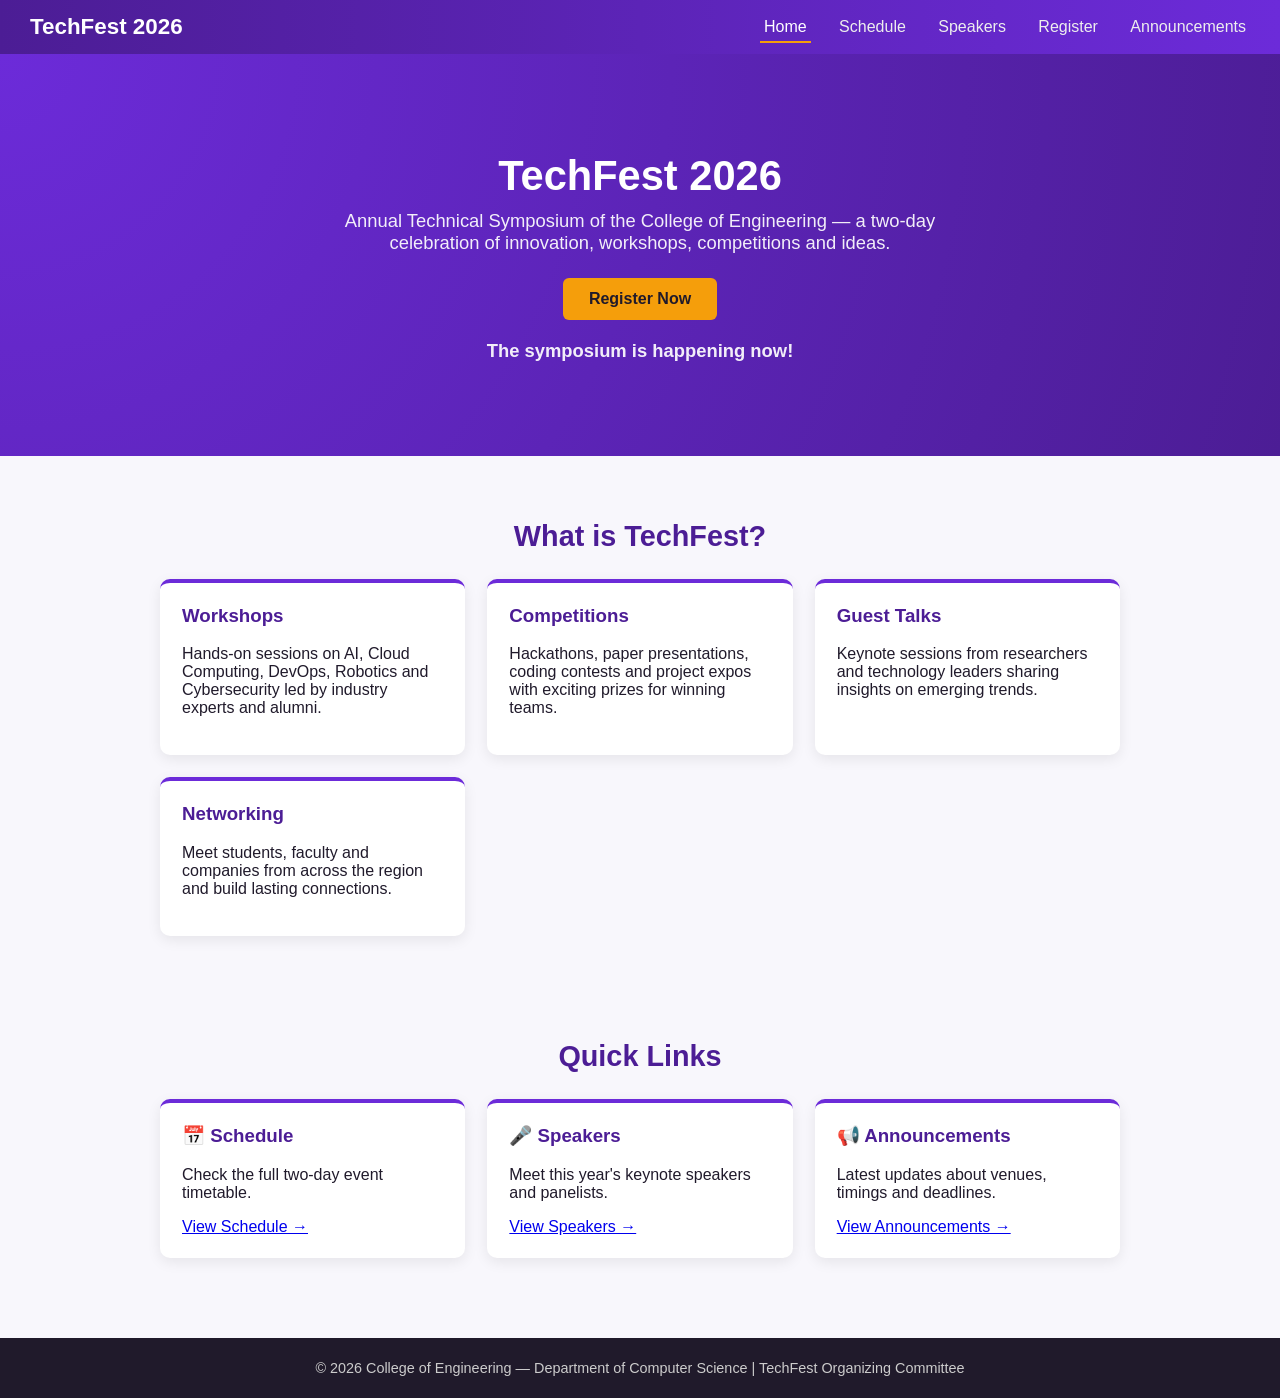
<file: src/main/resources/static/index.html>
<!DOCTYPE html>
<html lang="en">
<head>
  <meta charset="UTF-8">
  <meta name="viewport" content="width=device-width, initial-scale=1.0">
  <title>TechFest 2026 | College Symposium</title>
  <link rel="stylesheet" href="css/style.css">
</head>
<body>

  <div class="navbar">
    <a class="brand" href="index.html">TechFest 2026</a>
    <nav>
      <a href="index.html">Home</a>
      <a href="schedule.html">Schedule</a>
      <a href="speakers.html">Speakers</a>
      <a href="register.html">Register</a>
      <a href="announcements.html">Announcements</a>
    </nav>
  </div>

  <div class="hero">
    <h1>TechFest 2026</h1>
    <p>Annual Technical Symposium of the College of Engineering — a two-day celebration of innovation, workshops, competitions and ideas.</p>
    <a class="btn" href="register.html">Register Now</a>
    <p id="countdown" style="margin-top:20px;font-weight:600;"></p>
  </div>

  <div class="container">
    <h2 class="section-title">What is TechFest?</h2>
    <div class="card-grid">
      <div class="card">
        <h3>Workshops</h3>
        <p>Hands-on sessions on AI, Cloud Computing, DevOps, Robotics and Cybersecurity led by industry experts and alumni.</p>
      </div>
      <div class="card">
        <h3>Competitions</h3>
        <p>Hackathons, paper presentations, coding contests and project expos with exciting prizes for winning teams.</p>
      </div>
      <div class="card">
        <h3>Guest Talks</h3>
        <p>Keynote sessions from researchers and technology leaders sharing insights on emerging trends.</p>
      </div>
      <div class="card">
        <h3>Networking</h3>
        <p>Meet students, faculty and companies from across the region and build lasting connections.</p>
      </div>
    </div>
  </div>

  <div class="container">
    <h2 class="section-title">Quick Links</h2>
    <div class="card-grid">
      <div class="card">
        <h3>📅 Schedule</h3>
        <p>Check the full two-day event timetable.</p>
        <a href="schedule.html">View Schedule →</a>
      </div>
      <div class="card">
        <h3>🎤 Speakers</h3>
        <p>Meet this year's keynote speakers and panelists.</p>
        <a href="speakers.html">View Speakers →</a>
      </div>
      <div class="card">
        <h3>📢 Announcements</h3>
        <p>Latest updates about venues, timings and deadlines.</p>
        <a href="announcements.html">View Announcements →</a>
      </div>
    </div>
  </div>

  <footer>
    &copy; 2026 College of Engineering — Department of Computer Science | TechFest Organizing Committee
  </footer>

  <script src="js/script.js"></script>
</body>
</html>
</file>
<file: src/main/resources/static/css/style.css>
:root {
  --primary: #6c2bd9;
  --primary-dark: #4c1d95;
  --accent: #f59e0b;
  --light: #f8f7fc;
  --dark: #201a2b;
}

* { box-sizing: border-box; }

body {
  margin: 0;
  font-family: 'Segoe UI', Arial, sans-serif;
  background: var(--light);
  color: var(--dark);
}

.navbar {
  background: linear-gradient(90deg, var(--primary-dark), var(--primary));
  padding: 14px 30px;
  display: flex;
  align-items: center;
  justify-content: space-between;
  flex-wrap: wrap;
}

.navbar .brand {
  color: #fff;
  font-size: 1.4rem;
  font-weight: 700;
  text-decoration: none;
}

.navbar nav a {
  color: #eee;
  text-decoration: none;
  margin-left: 20px;
  font-weight: 500;
  padding: 6px 4px;
  border-bottom: 2px solid transparent;
  transition: border-color 0.2s;
}

.navbar nav a:hover,
.navbar nav a.active {
  border-color: var(--accent);
  color: #fff;
}

.hero {
  background: radial-gradient(circle at top left, var(--primary), var(--primary-dark));
  color: #fff;
  padding: 70px 30px;
  text-align: center;
}

.hero h1 {
  font-size: 2.6rem;
  margin-bottom: 10px;
}

.hero p {
  font-size: 1.15rem;
  max-width: 640px;
  margin: 0 auto 24px auto;
  opacity: 0.92;
}

.btn {
  display: inline-block;
  background: var(--accent);
  color: #201a2b;
  font-weight: 700;
  padding: 12px 26px;
  border-radius: 6px;
  text-decoration: none;
  transition: transform 0.15s;
}
.btn:hover { transform: translateY(-2px); }

.container {
  max-width: 1000px;
  margin: 0 auto;
  padding: 40px 20px;
}

.section-title {
  font-size: 1.8rem;
  margin-bottom: 26px;
  text-align: center;
  color: var(--primary-dark);
}

.card-grid {
  display: grid;
  grid-template-columns: repeat(auto-fit, minmax(240px, 1fr));
  gap: 22px;
}

.card {
  background: #fff;
  border-radius: 10px;
  padding: 22px;
  box-shadow: 0 4px 14px rgba(0,0,0,0.08);
  border-top: 4px solid var(--primary);
}

.card h3 { margin-top: 0; color: var(--primary-dark); }

table.schedule {
  width: 100%;
  border-collapse: collapse;
  background: #fff;
  box-shadow: 0 4px 14px rgba(0,0,0,0.08);
}

table.schedule th, table.schedule td {
  padding: 12px 16px;
  border-bottom: 1px solid #eee;
  text-align: left;
}

table.schedule th {
  background: var(--primary);
  color: #fff;
}

table.schedule tr:hover { background: #f3eefe; }

.badge {
  display: inline-block;
  background: var(--accent);
  color: #201a2b;
  font-size: 0.75rem;
  font-weight: 700;
  padding: 2px 10px;
  border-radius: 12px;
}

form.reg-form {
  background: #fff;
  padding: 26px;
  border-radius: 10px;
  box-shadow: 0 4px 14px rgba(0,0,0,0.08);
  max-width: 520px;
  margin: 0 auto;
}

form.reg-form label {
  display: block;
  margin-top: 14px;
  font-weight: 600;
  margin-bottom: 6px;
}

form.reg-form input,
form.reg-form select,
form.reg-form textarea {
  width: 100%;
  padding: 10px;
  border: 1px solid #ddd;
  border-radius: 6px;
  font-size: 1rem;
}

form.reg-form button {
  margin-top: 20px;
  width: 100%;
  background: var(--primary);
  color: #fff;
  border: none;
  padding: 12px;
  border-radius: 6px;
  font-size: 1rem;
  font-weight: 700;
  cursor: pointer;
}
form.reg-form button:hover { background: var(--primary-dark); }

#regSuccess {
  display: none;
  margin-top: 16px;
  background: #e7f9ee;
  color: #1a7f4e;
  padding: 12px;
  border-radius: 6px;
  font-weight: 600;
}

.announcement {
  background: #fff;
  border-left: 5px solid var(--accent);
  padding: 16px 20px;
  margin-bottom: 16px;
  border-radius: 6px;
  box-shadow: 0 2px 8px rgba(0,0,0,0.06);
}

.announcement .date {
  font-size: 0.8rem;
  color: #888;
}

footer {
  background: var(--dark);
  color: #ccc;
  text-align: center;
  padding: 22px;
  margin-top: 40px;
  font-size: 0.9rem;
}

/* Simple health/status badge used to eyeball that the app + actuator are alive */
#buildInfo {
  font-size: 0.75rem;
  color: #999;
  text-align: center;
  padding-bottom: 10px;
}
</file>
